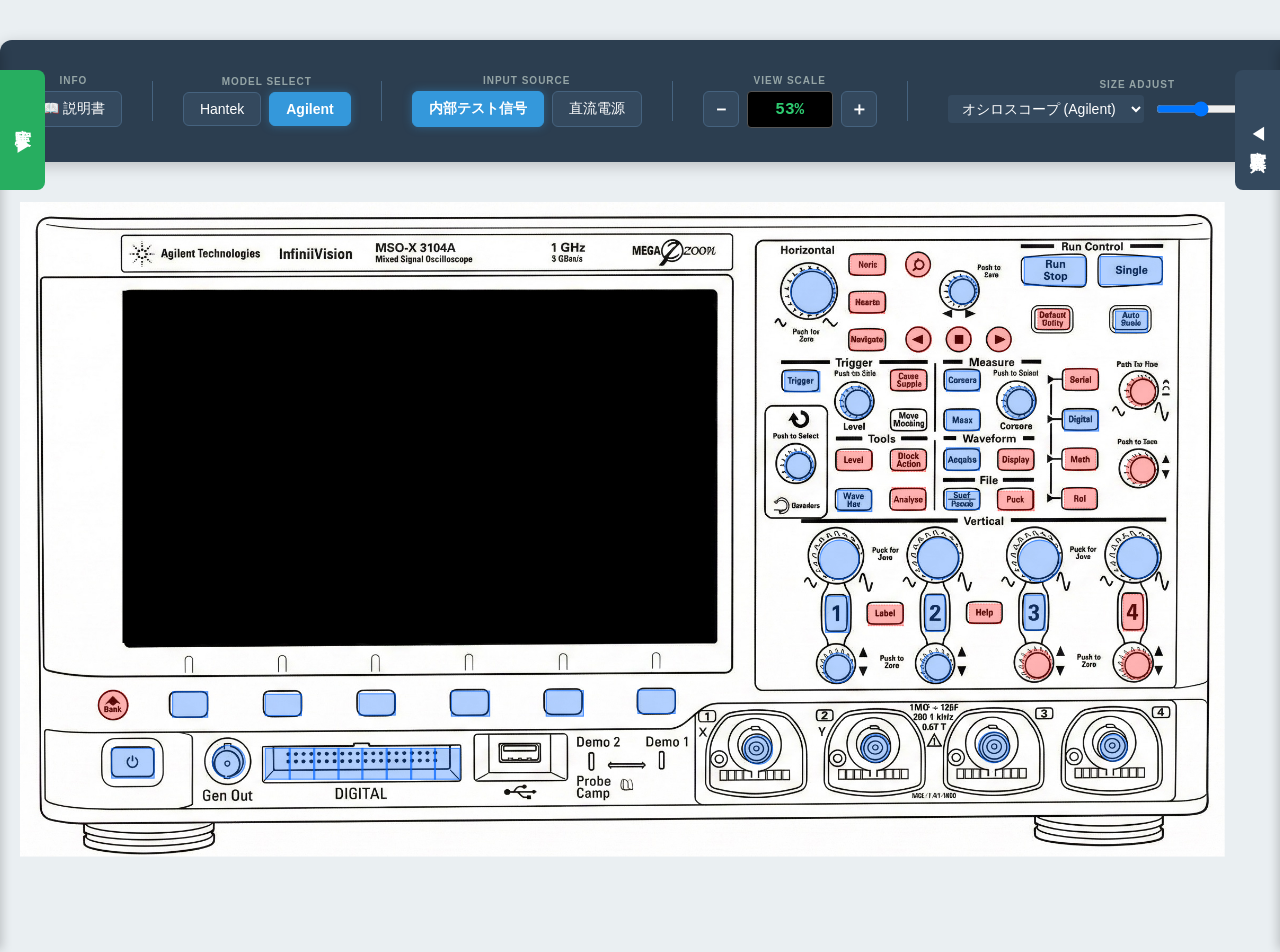
<file: index.html>
<!DOCTYPE html>
<html lang="ja">
<head>
    <meta charset="UTF-8">
    <title>実験器具学習サイト</title>
    <link rel="stylesheet" href="style.css">
</head>
<body>

<!-- ========================================== -->
<!-- コントロールパネル -->
<!-- ========================================== -->
<div class="control-panel">

    <!-- 説明書 -->
    <div class="control-group">
        <span class="panel-label">INFO</span>
        <div class="button-group">
            <button id="btn-manual" class="panel-btn" onclick="showManual()">📖 説明書</button>
        </div>
    </div>

    <div class="panel-divider"></div>

    <!-- オシロスコープの機種切替 -->
    <div class="control-group">
        <span class="panel-label">MODEL SELECT</span>
        <div class="button-group">
            <button id="btn-model-hantek" class="panel-btn" onclick="switchModelUI('hantek')">Hantek</button>
            <button id="btn-model-agilent" class="panel-btn active" onclick="switchModelUI('agilent')">Agilent</button>
        </div>
    </div>

    <div class="panel-divider"></div>

    <!-- オシロスコープの入力の種類 -->
    <div class="control-group">
        <span class="panel-label">INPUT SOURCE</span>
        <div class="button-group">
            <button id="btn-src-internal" class="panel-btn active" onclick="switchInputSource('internal')">内部テスト信号</button>
            <button id="btn-src-ps" class="panel-btn" onclick="switchInputSource('power_supply')">直流電源</button>
        </div>
    </div>

    <div class="panel-divider"></div>

    <!-- 全体の表示倍率 -->
    <div class="control-group">
        <span class="panel-label">VIEW SCALE</span>
        <div class="zoom-controls">
            <button class="panel-btn icon-btn" onclick="changeZoom(-10)">－</button>
            <div class="zoom-display-screen">
                <span id="zoom-display">100%</span>
            </div>
            <button class="panel-btn icon-btn" onclick="changeZoom(10)">＋</button>
        </div>
    </div>

    <div class="panel-divider"></div>

    <!-- 機器ごとの大きさ調整 -->
    <div class="control-group">
        <span class="panel-label">SIZE ADJUST</span>
        <div style="display: flex; align-items: center; gap: 10px; margin-left: 10px;">

            <select id="size-target-select" class="panel-btn"
                    style="padding: 5px 10px; background: #34495e; color: white; border: none; border-radius: 4px; cursor: pointer;"
                    onchange="updateSizeSliderDisplay()">
                <option value="model-agilent">オシロスコープ (Agilent)</option>
                <option value="model-hantek">オシロスコープ (Hantek)</option>
                <option value="model-adda">AD/DA 変換基板</option>
                <option value="model-fg">信号発生器</option>
                <option value="model-ps">直流電源</option>
                <option value="model-bb">ブレッドボード</option>
            </select>

            <input type="range" id="size-slider" min="0.5" max="2.0" step="0.1" value="1.0"
                   oninput="applySizeChange()">
            <span id="val-size-display" style="color: #333; font-size: 14px; min-width: 40px; text-align: right;">1.0x</span>

        </div>
    </div>

    <div class="panel-divider"></div>

    <!-- 結線 -->
    <div class="control-group">
        <span class="panel-label">WIRING</span>
        <div class="button-group">
            <button class="panel-btn" onclick="clearAllWires()" title="すべての接続を切断します">🔌 結線クリア</button>
        </div>
        <span style="font-size:9px;color:#7fb3d3;text-align:center;max-width:120px;line-height:1.3;">
            発振器/PS端子→<br>オシロ端子の順でクリック<br>右クリックで切断
        </span>
    </div>

    <!-- 実技テスト -->
    <div style="text-align:center; margin-bottom:10px;">
        <button class="panel-btn active" style="background:#e74c3c; border-color:#c0392b;" onclick="startTestMode()">★ 実技テストを開始する</button>
    </div>

</div>

<!-- ========================================== -->
<!-- 実技テストパネル（「実技テストを開始する」で表示） -->
<!-- ========================================== -->
<div id="test-panel" class="test-panel" style="display:none;">
    <div class="test-header">
        <h3>実技試験モード</h3>
        <span id="question-counter">Q 1 / 5</span>
    </div>
    <div class="test-body">
        <p id="question-text">ここに問題が表示されます。</p>
        <div id="test-feedback"></div>
    </div>
    <div class="test-footer">
        <button id="btn-check-answer" class="panel-btn" onclick="checkTestAnswer()">解答する</button>
        <button id="btn-next-question" class="panel-btn" style="display:none;" onclick="nextQuestion()">次の問題へ</button>

        <button id="btn-quit-test" class="panel-btn" onclick="quitTestMode()"
                style="background-color: #95a5a6; border-color: #7f8c8d; margin-left: 10px;">
            中断して閉じる
        </button>
    </div>
</div>


<!-- ========================================== -->
<!-- メインステージ（機器を並べる作業スペース） -->
<!--
    機器1台 = <div class="draggable-equipment">（ドラッグで動かす外枠）
                └ <div class="instrument-container">（本体。画像とボタン類）
                     ├ <img>  機器の写真
                     └ <map>  ボタン・端子の位置の定義。JSがこの <area> の座標を読み、
                              同じ位置に <div class="hotspot" title="..."> を生成する。
                              ボタン名は title（無ければ alt）で、script.js はこの名前で処理を振り分ける。
-->
<!-- ========================================== -->
<div class="main-stage">

    <!-- ====================================== -->
    <!-- オシロスコープ（機種は MODEL SELECT で切替） -->
    <!-- ====================================== -->
    <div id="osc-container" class="draggable-equipment" style="top: 20px; left: 20px;">

        <!-- 機種A: Hantek -->
        <div id="model-hantek" class="instrument-container" style="display: none;">
            <img src="oscilloscope-body.png" alt="Hantekオシロスコープ">

            <div id="screen-hantek" class="screen-area">
                <canvas id="canvas-hantek" width="610" height="360"></canvas>
            </div>

            <map name="map-hantek">
                <area alt="電源ボタン" title="電源ボタン" coords="134,703,18" shape="circle">
                <area alt="CH1_MENU" title="CH1_MENU" coords="880,516,835,488" shape="rect">
                <area alt="CH2_MENU" title="CH2_MENU" coords="968,487,1013,517" shape="rect">
                <area alt="RunStop" title="RunStop" coords="1202,269,1246,298" shape="rect">
                <area alt="AutoSet" title="AutoSet" coords="1131,241,1177,270" shape="rect">
                <area alt="Single" title="Single" coords="1131,292,1177,322" shape="rect">
                <area alt="Acquire" title="Acquire" coords="1061,238,1106,270" shape="rect">
                <area alt="Measure" title="Measure" coords="994,241,1039,268" shape="rect">
                <area alt="SaveRecall" title="SaveRecall" coords="927,240,972,269" shape="rect">
                <area alt="Display" title="Display" coords="1061,292,1106,322" shape="rect">
                <area alt="Cursor" title="Cursor" coords="994,292,1038,321" shape="rect">
                <area alt="Utility" title="Utility" coords="927,293,971,320" shape="rect">
                <area alt="F1" title="F1" coords="733,337,770,363" shape="rect">
                <area alt="F2" title="F2" coords="733,398,770,419" shape="rect">
                <area alt="F3" title="F3" coords="733,456,771,479" shape="rect">
                <area alt="F4" title="F4" coords="733,515,771,539" shape="rect">
                <area alt="F5" title="F5" coords="733,573,771,596" shape="rect">
                <area alt="Ch1" title="Ch1" coords="861,683,18" shape="circle">
                <area alt="Ch2" title="Ch2" coords="992,684,18" shape="circle">
                <area alt="電圧調整" title="KNOB_VOLT" coords="861,583,30" shape="circle">
                <area alt="時間調整" title="KNOB_TIME" coords="991,582,31" shape="circle">
            </map>
        </div>

        <!-- 機種B: Agilent -->
        <div id="model-agilent" class="instrument-container">
            <img src="agilent-body.png" alt="Agilentオシロスコープ">

            <div id="screen-agilent" class="screen-area">
                <canvas id="canvas-agilent" width="1110" height="665"></canvas>
            </div>

            <map name="map-agilent">
                <area alt="電源ボタン" title="電源ボタン" coords="172,1030,250,1084" shape="rect">
                <area alt="CH1_MENU" title="CH1_MENU" coords="1519,743,1561,809" shape="rect">
                <area alt="CH2_MENU" title="CH2_MENU" coords="1708,741,1742,807" shape="rect">
                <area alt="CH3_MENU" title="CH3_MENU" coords="1895,741,1931,805" shape="rect">
                <area alt="CH4_MENU" title="CH4_MENU" coords="2081,740,2119,808" shape="rect">
                <area alt="RunStop" title="RunStop" coords="1894,103,2007,154" shape="rect">
                <area alt="Single" title="Single" coords="2037,102,2152,153" shape="rect">
                <area alt="時間ツマミ" title="KNOB_TIME" coords="1494,167,41" shape="circle">
                <area alt="AutoSet" title="AutoSet" coords="2066,205,2124,243" shape="rect">
                <area alt="Default" title="Default" coords="1920,202,1978,238" shape="rect">
                <area alt="Horiz" title="Horiz" coords="1567,100,1630,136" shape="rect">
                <area alt="Search" title="Search" coords="1566,171,1630,209" shape="rect">
                <area alt="Navigate" title="Navigate" coords="1566,240,1628,278" shape="rect">
                <area alt="Volt1" title="Volt1" coords="1544,673,36" shape="circle">
                <area alt="Volt2" title="Volt2" coords="1731,671,38" shape="circle">
                <area alt="Volt3" title="Volt3" coords="1922,675,38" shape="circle">
                <area alt="Volt4" title="Volt4" coords="2108,669,38" shape="circle">
                <area alt="Pos1" title="Pos1" coords="1542,877,27" shape="circle">
                <area alt="Pos2" title="Pos2" coords="1727,876,27" shape="circle">
                <area alt="Pos3" title="Pos3" coords="1918,871,28" shape="circle">
                <area alt="Pos4" title="Pos4" coords="2106,872,28" shape="circle">
                <area alt="Trigger" title="Trigger" coords="1442,319,1506,355" shape="rect">
                <area alt="Level" title="Level" coords="1576,376,29" shape="circle">
                <area alt="Cursr" title="Cursr" coords="1747,318,1807,354" shape="rect">
                <area alt="Meas" title="Meas" coords="1747,392,1807,428" shape="rect">
                <area alt="Cursrツマミ" title="Cursrツマミ" coords="1883,376,29" shape="circle">
                <area alt="Math" title="Math" coords="1972,465,2028,505" shape="rect">
                <area alt="Serial" title="Serial" coords="1972,314,2032,352" shape="rect">
                <area alt="Ref" title="Ref" coords="1970,540,2028,576" shape="rect">
                <area alt="Display" title="Display" coords="1847,467,1910,503" shape="rect">
                <area alt="Acquire" title="Acquire" coords="1747,463,1807,503" shape="rect">
                <area alt="SavaRecall" title="SavaRecall" coords="1747,545,1807,577" shape="rect">
                <area alt="Print" title="Print" coords="1845,545,1912,581" shape="rect">
                <area alt="Help" title="Help" coords="1791,758,1849,794" shape="rect">
                <area alt="Soft1" title="Soft1" coords="287,923,351,969" shape="rect">
                <area alt="Soft2" title="Soft2" coords="462,928,528,966" shape="rect">
                <area alt="Soft3" title="Soft3" coords="639,927,705,965" shape="rect">
                <area alt="Soft4" title="Soft4" coords="813,922,883,967" shape="rect">
                <area alt="Soft5" title="Soft5" coords="992,921,1060,967" shape="rect">
                <area alt="Soft6" title="Soft6" coords="1165,920,1233,962" shape="rect">
                <area alt="Back" title="Back" coords="175,948,28" shape="circle">
                <area alt="Entry" title="Entry" coords="1468,496,26" shape="circle">
                <area alt="Ch1" title="Ch1" coords="1391,1032,26" shape="circle">
                <area alt="Ch2" title="Ch2" coords="1612,1029,25" shape="circle">
                <area alt="Ch3" title="Ch3" coords="1835,1027,28" shape="circle">
                <area alt="Ch4" title="Ch4" coords="2062,1028,24" shape="circle">
                <area alt="Zoom" title="Zoom" coords="1693,119,23" shape="circle">
                <area alt="Navi_L" title="Navi_L" coords="1695,258,24" shape="circle">
                <area alt="NaviStop" title="NaviStop" coords="1771,257,23" shape="circle">
                <area alt="Navi_R" title="Navi_R" coords="1847,259,22" shape="circle">
                <area alt="ForceTrigger" title="ForceTrigger" coords="1707,353,1643,317" shape="rect">
                <area alt="QuickAction" title="QuickAction" coords="1645,469,1707,507" shape="rect">
                <area alt="Utility" title="Utility" coords="1542,470,1606,504" shape="rect">
                <area alt="WavaGen" title="WavaGen" coords="1542,543,1604,581" shape="rect">
                <area alt="Analyza" title="Analyza" coords="1645,538,1707,580" shape="rect">
                <area alt="Digital" title="Digital" coords="1970,393,2032,429" shape="rect">
                <area alt="Label" title="Label" coords="1600,760,1665,798" shape="rect">
                <area alt="Posツマミ" title="Posツマミ" coords="1777,164,26" shape="circle">
                <area alt="CursorA" title="CursorA" coords="2114,357,27" shape="circle">
                <area alt="CursorB" title="CursorB" coords="2114,504,27" shape="circle">

                <!-- 前面パネル下の端子（ブレッドボードの穴へ結線する）: class="terminal-spot" -->
                <!--   Gen Out … 内蔵の発振器（WaveGen）の出力 -->
                <!--   DIGITAL … ロジックアナライザのプローブ。コネクタを8つに分けて D0〜D7 の線にしている -->
                <area class="terminal-spot" alt="Gen Out" title="GenOut" coords="392,1054,30" shape="circle">
                <area class="terminal-spot" alt="D0" title="D0" coords="462,1030,507,1086" shape="rect">
                <area class="terminal-spot" alt="D1" title="D1" coords="507,1030,553,1086" shape="rect">
                <area class="terminal-spot" alt="D2" title="D2" coords="553,1030,599,1086" shape="rect">
                <area class="terminal-spot" alt="D3" title="D3" coords="599,1030,644,1086" shape="rect">
                <area class="terminal-spot" alt="D4" title="D4" coords="644,1030,690,1086" shape="rect">
                <area class="terminal-spot" alt="D5" title="D5" coords="690,1030,736,1086" shape="rect">
                <area class="terminal-spot" alt="D6" title="D6" coords="736,1030,781,1086" shape="rect">
                <area class="terminal-spot" alt="D7" title="D7" coords="781,1030,827,1086" shape="rect">
            </map>
        </div>
    </div>

    <!-- ====================================== -->
    <!-- 直流電源 -->
    <!-- ====================================== -->
    <div id="ps-container" class="draggable-equipment" style="top: 20px; left: 600px; display: none;">
        <div id="model-ps" class="instrument-container">
            <img src="power-supply.png" alt="直流電源">

            <!-- 電圧・電流のLED表示 -->
            <div id="disp-ch1-v" class="ps-led-display"></div>
            <div id="disp-ch1-a" class="ps-led-display"></div>
            <div id="disp-ch2-v" class="ps-led-display"></div>
            <div id="disp-ch2-a" class="ps-led-display"></div>

            <!-- 状態表示バー（本体の下に付く。JSが現在の状態を書き込む） -->
            <div class="status-strip">
                <div class="status-item"><span class="status-label">POWER</span><span id="ps-st-power" class="status-value"></span></div>
                <div class="status-item"><span class="status-label">OUTPUT</span><span id="ps-st-output" class="status-value"></span></div>
                <div class="status-item"><span class="status-label">操作対象</span><span id="ps-st-channel" class="status-value"></span></div>
                <div class="status-item"><span class="status-label">VOLTAGE ツマミ</span><span id="ps-st-fine" class="status-value"></span></div>
            </div>

            <map name="map-ps">
                <area shape="circle" coords="107,582,32" alt="ps_power">
                <area shape="circle" coords="297,585,31" alt="ch2mai">
                <area shape="circle" coords="392,583,29" alt="ch2pura">
                <area shape="circle" coords="482,586,32" alt="grd">
                <area shape="circle" coords="577,583,30" alt="ch1mai">
                <area shape="circle" coords="669,585,29" alt="ch1pura">
                <area shape="circle" coords="839,586,25" alt="ch3mai">
                <area shape="circle" coords="930,586,28" alt="ch3pura">
                <area shape="circle" coords="931,152,37" alt="volt">
                <area shape="circle" coords="933,334,39" alt="curr">
                <area shape="rect" coords="689,114,743,144" alt="menu1">
                <area shape="rect" coords="693,172,743,200" alt="menu2">
                <area shape="rect" coords="694,228,739,259" alt="menu3">
                <area shape="rect" coords="694,284,743,314" alt="menu4">
                <area shape="rect" coords="779,115,825,142" alt="ch1btn">
                <area shape="rect" coords="778,173,823,199" alt="ch2btn">
                <area shape="rect" coords="776,339,827,372" alt="output">
            </map>
        </div>
    </div>

    <!-- ====================================== -->
    <!-- 発振器 -->
    <!-- ====================================== -->
    <div id="fg-container" class="draggable-equipment" style="top: 20px; left: 1200px; display: none;">
        <div id="model-fg" class="instrument-container">
            <img src="Generator.jpeg" alt="発振器">

            <div id="fg-display">
                <div id="fg-disp-wave">WAVE: SINE</div>
                <div id="fg-disp-freq">FREQ: 1000 Hz</div>
                <div id="fg-disp-amptd">AMP: 1.0 Vpp</div>
                <div id="fg-disp-offset">OFS: 0.0 V</div>
                <div id="fg-disp-input" style="color: red; margin-top: 5px;"></div>
                <div id="fg-disp-out" style="margin-top: 5px; font-weight: bold;">OUTPUT: OFF</div>
            </div>

            <!-- ボタン（テンキー・設定・出力）と出力端子（fctnout / subout） -->
        <map name="fg-map">
                <area alt="seven" title="seven" coords="562,140,594,164" shape="rect">
                <area alt="fore" title="fore" coords="561,189,594,209" shape="rect">
                <area alt="one" title="one" coords="560,233,595,256" shape="rect">
                <area alt="zero" title="zero" coords="561,279,594,302" shape="rect">
                <area alt="eight" title="eight" coords="612,142,646,163" shape="rect">
                <area alt="five" title="five" coords="613,188,645,210" shape="rect">
                <area alt="two" title="two" coords="612,234,646,256" shape="rect">
                <area alt="dot" title="dot" coords="614,281,644,303" shape="rect">
                <area alt="nine" title="nine" coords="666,141,696,163" shape="rect">
                <area alt="six" title="six" coords="665,189,696,209" shape="rect">
                <area alt="three" title="three" coords="664,234,697,256" shape="rect">
                <area alt="puramai" title="puramai" coords="665,280,696,304" shape="rect">

                <area alt="fctn" title="fctn" coords="474,139,527,165" shape="rect">
                <area alt="freq" title="freq" coords="480,187,527,212" shape="rect">
                <area alt="amptd" title="amptd" coords="482,232,530,259" shape="rect">
                <area alt="offset" title="offset" coords="479,279,530,305" shape="rect">
                <area alt="latorpowar" title="latorpowar" coords="52,433,85,457" shape="rect">
                <area alt="enter" title="enter" coords="786,143,852,189" shape="rect">
                <area alt="cansel" title="cansel" coords="722,143,767,189" shape="rect">
                <area alt="out" title="out" coords="651,344,686,370" shape="rect">
                <area alt="undo" title="undo" coords="716,308,752,325" shape="rect">

                <area alt="fctnout" title="fctnout" coords="616,433,21" shape="circle">
                <area alt="subout" title="subout" coords="720,433,23" shape="circle">
            </map>
        </div>
    </div>

    <!-- ====================================== -->
    <!-- AD/DA変換機 (ITF-203B) -->
    <!-- ====================================== -->
    <div id="adda-container" class="draggable-equipment" style="top: 20px; left: 1800px; display: none;">
        <div id="model-adda" class="instrument-container">
            <img src="ADDAConverter.png" alt="AD/DA変換機">

            <!-- サンプリング周期切換（見えないクリック領域。クリック / ホイールで切替） -->
            <div id="adda-sampling-hotspot" title="サンプリング周期切換"></div>

            <!-- 状態表示バー（基板の下に付く。JSが現在の状態を書き込む） -->
            <div class="status-strip">
                <!-- AD変換結果のデジタルコード。左が最上位ビット(D7)。点灯 = 1 -->
                <div class="status-item">
                    <span class="status-label">デジタルコード（LED）</span>
                    <div id="adda-leds" class="led-row">
                        <span class="led">D7</span>
                        <span class="led">D6</span>
                        <span class="led">D5</span>
                        <span class="led">D4</span>
                        <span class="led">D3</span>
                        <span class="led">D2</span>
                        <span class="led">D1</span>
                        <span class="led">D0</span>
                    </div>
                </div>
                <div class="status-item"><span class="status-label">コード</span><span id="adda-st-code" class="status-value"></span></div>
                <div class="status-item"><span class="status-label">入力 (TB1)</span><span id="adda-st-input" class="status-value"></span></div>
                <div class="status-item"><span class="status-label">SW4 ビット数</span><span id="adda-st-bits" class="status-value"></span></div>
                <div class="status-item"><span class="status-label">SW5・SW7</span><span id="adda-st-mode" class="status-value"></span></div>
                <div class="status-item"><span class="status-label">サンプリング周期</span><span id="adda-st-sampling" class="status-value"></span></div>
                <div class="status-item"><span class="status-label">SW6・SW8</span><span class="status-value">OFF</span></div>
            </div>

            <map name="adda-map">
                <!-- 端子（配線接続用）: class="terminal-spot" -->
                <area class="terminal-spot" alt="TB1" title="TB1" coords="102,403,18" shape="circle">
                <area class="terminal-spot" alt="TB2" title="TB2" coords="102,462,18" shape="circle">
                <area class="terminal-spot" alt="TP1" title="TP1" coords="105,367,11" shape="circle">
                <area class="terminal-spot" alt="TP2" title="TP2" coords="105,498,12" shape="circle">
                <area class="terminal-spot" alt="TP3" title="TP3" coords="254,500,14" shape="circle">
                <area class="terminal-spot" alt="TP5" title="TP5" coords="442,194,16" shape="circle">
                <area class="terminal-spot" alt="TP6" title="TP6" coords="463,286,13" shape="circle">
                <area class="terminal-spot" alt="TP8" title="TP8" coords="552,380,12" shape="circle">
                <area class="terminal-spot" alt="TP7" title="TP7" coords="494,439,14" shape="circle">
                <area class="terminal-spot" alt="TP9" title="TP9" coords="603,438,15" shape="circle">
                <area class="terminal-spot" alt="TP10" title="TP10" coords="679,439,11" shape="circle">
                <area class="terminal-spot" alt="TP11" title="TP11" coords="759,477,13" shape="circle">
                <area class="terminal-spot" alt="TP12" title="TP12" coords="884,503,13" shape="circle">
                <area class="terminal-spot" alt="TB5" title="TB5" coords="1310,282,20" shape="circle">
                <area class="terminal-spot" alt="TB6" title="TB6" coords="1310,343,19" shape="circle">
                <area class="terminal-spot" alt="TB3" title="TB3" coords="478,680,17" shape="circle">
                <area class="terminal-spot" alt="TB4" title="TB4" coords="555,678,20" shape="circle">

                <!-- スイッチ（ON/OFF切り替え用）: class="switch-spot" -->
                <area class="switch-spot" alt="SW1" title="SW1" coords="194,419,225,487" shape="rect">
                <area class="switch-spot" alt="SW4" title="SW4" coords="517,256,542,314" shape="rect">
                <area class="switch-spot" alt="SW5" title="SW5" coords="785,84,863,109" shape="rect">
                <area class="switch-spot" alt="SW6" title="SW6" coords="1310,120,1336,173" shape="rect">
                <area class="switch-spot" alt="SW7" title="SW7" coords="1308,419,1340,488" shape="rect">
                <area class="switch-spot" alt="SW8" title="SW8" coords="948,670,1024,690" shape="rect">
            </map>
        </div>
    </div>

    <!-- ====================================== -->
    <!-- ブレッドボード (SRX-32PS)                   -->
    <!--   写真ではなく breadboard.js が SVG で描く。     -->
    <!--   ボード上の操作（IC・配線）と重ならないよう、    -->
    <!--   移動は上の帯をドラッグして行う                 -->
    <!-- ====================================== -->
    <div id="bb-container" class="draggable-equipment" style="top: 20px; left: 20px; display: none;">
        <div id="model-bb" class="instrument-container">
            <div class="bb-handle">
                <span>ブレッドボード SRX-32PS　<small>（この帯をドラッグで移動）</small></span>
                <span class="bb-handle-buttons">
                    <button type="button" onclick="buildCounterCircuitFromButton()" title="教科書 2-I-7 の図6（4ビットカウンタ）と、オシロとの線（Gen Out・D0〜D4）を組みます">🔧 カウンタ回路を組む</button>
                    <button type="button" onclick="saveBreadboardCircuit()" title="IC・ジャンパ線・機器の線をこのブラウザに保存します">💾 回路を保存</button>
                    <button type="button" onclick="loadBreadboardCircuit()" title="保存した回路を組み直します">📂 保存した回路を読み込む</button>
                    <button type="button" onclick="clearBreadboardCircuit()" title="IC・ジャンパ線・機器の線をすべて外します">🗑 全部外す</button>
                </span>
            </div>
            <div id="bb-root"></div>
        </div>
    </div>

    <!-- ====================================== -->
    <!-- 説明書（INFO の「説明書」で表示） -->
    <!-- ====================================== -->
    <div id="manual-screen" class="manual-container">
        <div class="manual-paper">
            <h2>§2-II-7 AD変換 / DA変換 シミュレータ 操作説明書</h2>

            <div class="manual-section">
                <h3>1. 実験機材の表示・非表示</h3>
                <p>画面右端の <span class="highlight">◀ 実験器具</span> タブをクリックするとサイドバーが開き、各器具のON/OFFを切り替えられます。</p>
                <ul>
                    <li><strong>📺 オシロスコープ</strong>：波形を観察します（Agilent MSOX2004A）</li>
                    <li><strong>🔋 直流電源</strong>：AD/DA変換機のアナログ入力にDC電圧を供給します（手順1・2で使用）。電圧ツマミはホイールで回し、クリックすると 粗調整（0.1V刻み）⇔ FINE（0.01V刻み）が切り替わります。現在の状態は本体の下に表示されます</li>
                    <li><strong>🔊 発振器</strong>：AD/DA変換機にサイン波などを入力します（手順3・4で使用）</li>
                    <li><strong>AD/DA変換機</strong>：器具リストをクリックまたは最初から表示されています（ITF-203B）</li>
                </ul>
                <p>各器具はドラッグ（タイトルバーをつかむ）で画面内を自由に移動できます。SIZE ADJUSTスライダーで個別に拡大縮小も可能です。</p>
            </div>

            <div class="manual-section">
                <h3>2. 結線の方法</h3>
                <p>実機と同様に、端子同士をクリックして接続します。</p>
                <ul>
                    <li><strong>接続：</strong>片方の端子をクリック（選択状態になる）→ もう片方の端子をクリック → 結線完了</li>
                    <li><strong>切断：</strong>端子を右クリック、または上部パネルの <span class="highlight">🔌 結線クリア</span> で全切断</li>
                    <li>端子の当たり判定は <span style="color:rgba(0,0,255,0.9); font-weight:bold;">青色</span>（AD/DA）または <span style="color:rgba(255,0,0,0.9); font-weight:bold;">赤色</span>（その他）の半透明ボックスで示されます</li>
                </ul>
                <p><strong>主な接続パターン：</strong></p>
                <ul>
                    <li>直流電源 CH1(+) → AD/DA <strong>TB1</strong>、CH1(−) → <strong>TB2</strong></li>
                    <li>発振器 OUTPUT → AD/DA <strong>TB1</strong></li>
                    <li>AD/DA <strong>TB5</strong>（DA出力）→ オシロ Ch1</li>
                    <li>AD/DA <strong>TP1</strong>（原波形）→ オシロ Ch2</li>
                    <li>AD/DA <strong>TP3</strong>（S/H信号）→ オシロ Ch1、<strong>TP8</strong>（比較器出力）→ Ch2、<strong>TP5</strong>（逐次比較のDA出力）→ Ch3</li>
                </ul>
            </div>

            <div class="manual-section">
                <h3>3. オシロスコープの操作</h3>
                <ul>
                    <li><strong>時間軸（KNOB_TIME）：</strong>ツマミの上でマウスホイールを回すと Time/Div が変わります</li>
                    <li><strong>電圧軸（Volt1〜Volt4）：</strong>各チャンネルのツマミの上でホイールを回すと Volt/Div が変わります</li>
                    <li><strong>RunStop：</strong>波形の更新を停止（STOP）／再開（RUN）します</li>
                    <li><strong>AutoSet：</strong>現在の信号に合わせて時間軸・電圧軸を自動調整します</li>
                    <li><strong>カーソル（Cursr）：</strong>クリックするたびに、操作するカーソルが A → B（時間・縦線）→ Y1 → Y2（電圧・横線）→ OFF と切り替わります。Cursrツマミのホイール操作、または画面を直接クリックして位置を動かせます。画面左上に、時間差 Δt と 1/Δt、Y1・Y2 の電圧とその差 ΔY が表示されます。電圧は選択中のチャンネル（CH1〜CH3 のボタンで選択）の目盛りで読みます</li>
                    <li><strong>トリガーレベル（Level）：</strong>ツマミの上でホイールを回すとトリガーレベルが変わります（画面右上 T: xx.xxV）。CH1 の波形がこのレベルを下から上へ横切ると波形が静止します（TP3 などのパルス波形にもかかります）</li>
                </ul>
            </div>

            <div class="manual-section">
                <h3>4. AD/DA変換機（ITF-203B）の操作</h3>
                <ul>
                    <li><strong>SW1（入力切換）：</strong>クリックで A-D入力（外部）/ マイク入力を切替。TB1に結線がある場合は自動で外部信号モードになります</li>
                    <li><strong>SW4（ビット数 / サンプリング周期）：</strong>クリックで量子化ビット数（4bit / 8bit）を切替</li>
                    <li><strong>SW5 / SW7（バイポーラ / ユニポーラ）：</strong>クリックで動作モードを切替（手順1はユニポーラ、手順3・4はバイポーラ）</li>
                    <li><strong>SW6 / SW8：</strong>OFFのまま使用します</li>
                    <li><strong>サンプリング周期切換（SAMPLING BS/00 横）：</strong>クリックで 5µs → 10µs → 50µs → 100µs → 200µs → 500µs → 5µs … と順に切替</li>
                </ul>
                <p>基板の下の状態表示バーに、AD変換結果のデジタルコード（LED 8個。左が最上位ビット、点灯が1）と、現在の設定（入力・量子化ビット数・動作モード・サンプリング周期）が常に表示されます。4bit のときは左側の4個だけを使います。</p>
                <p>直流電源を入力したときに観測できる信号：<strong>TP3</strong> サンプル/ホールド制御信号、<strong>TP8</strong> 比較器出力（変換結果のビット列）、<strong>TP5</strong> 逐次比較のDA出力（入力と比べる電圧が1ビットごとに変わる階段波）。</p>
            </div>

            <div class="manual-section">
                <h3>5. 実験手順タブ（左サイドバー）</h3>
                <p>画面左端の <span class="highlight">実験 ▶</span> タブをクリックするとサイドバーが開き、手順1〜4の配線・設定内容を確認できます。各手順をクリックすると詳細がポップアップ表示されます。</p>
            </div>

            <div class="manual-section">
                <h3>6. 実装済み機能一覧</h3>
                <ul>
                    <li>✅ オシロスコープ波形表示（CH1 / CH2 / CH3）</li>
                    <li>✅ 時間軸・電圧軸ツマミ（ホイール操作）</li>
                    <li>✅ RunStop / AutoSet / カーソル（時間 A・B と電圧 Y1・Y2、Δt・ΔY 表示）</li>
                    <li>✅ 発振器（周波数・振幅・波形種類・オフセット設定）</li>
                    <li>✅ 直流電源（電圧設定・FINE モード・OUTPUT ON/OFF）</li>
                    <li>✅ AD/DA変換機との結線（TB1/TB2/TB5/TP1/TP3/TP5/TP8）</li>
                    <li>✅ 量子化ビット数切替（4bit / 8bit）</li>
                    <li>✅ サンプリング周期切替（5µs〜500µs）</li>
                    <li>✅ DA出力波形の階段状再現・エイリアス警告表示</li>
                    <li>✅ 逐次比較型AD変換器の内部波形（TP3: S/H信号、TP8: 比較器出力、TP5: DA出力の階段波）</li>
                    <li>✅ デジタルコードのLED表示とスイッチ設定の表示（AD/DA変換機の下）</li>
                    <li>✅ 実技テスト（実験手順1〜4に沿って機器を操作・配線する5問。数値は出題のたびにランダム）</li>
                </ul>
            </div>

            <div style="text-align:center; margin-top:30px;">
                <button class="panel-btn active" onclick="closeManual()">閉じてシミュレータに戻る</button>
            </div>
        </div>
    </div>

</div> <!-- /.main-stage -->


<!-- ========================================== -->
<!-- 画面全体に重ねる部品 -->
<!-- ========================================== -->

<!-- ボタンの説明（マウスを乗せると表示） -->
<div id="tooltip" class="tooltip"></div>

<!-- 結線のワイヤーを描くSVGと、操作メッセージの表示欄 -->
<svg id="wire-overlay"></svg>
<div id="wire-status-bar"></div>

<!-- ========================================== -->
<!-- サイドバー -->
<!-- ========================================== -->

<!-- 右: 実験器具の表示 / 非表示 -->
<div id="equipment-sidebar" class="equipment-sidebar">
    <div class="sidebar-tab" onclick="toggleSidebar()">
        ◀ 実験器具
    </div>

    <div class="sidebar-content">
        <h3 style="margin-top: 0; padding-bottom: 10px; border-bottom: 1px solid #ccc;">器具リスト</h3>
        <ul class="equipment-list">
            <li onclick="toggleEquipment('osc')">📺 オシロスコープ</li>
            <li onclick="toggleEquipment('ps')">🔋 直流電源</li>
            <li onclick="toggleEquipment('fg')">🔊 発振器</li>
            <li onclick="toggleEquipment('adda')">AD/DA変換機</li>
            <li onclick="toggleEquipment('bb')">🧩 ブレッドボード</li>
        </ul>
    </div>
</div>

<!-- 左: 実験手順 -->
<div id="experiment-sidebar" class="experiment-sidebar">
    <div class="sidebar-tab experiment-tab" onclick="toggleExperimentSidebar()">
        実験 ▶
    </div>
    <div class="sidebar-content">
        <h3 style="margin-top: 0; padding-bottom: 10px; border-bottom: 1px solid #ccc;">実験番号</h3>
        <ul class="equipment-list">
            <li onclick="showExperiment('exp1')">
                <span style="font-size:11px;color:#888;">実験1</span><br>
                AD/DA変換（手順1〜4）
            </li>
            <li onclick="showExperiment('exp-interface')">
                <span style="font-size:11px;color:#888;">実験2</span><br>
                インターフェース
            </li>
            <li onclick="showExperiment('exp-sensor')">
                <span style="font-size:11px;color:#888;">実験3</span><br>
                センサ
            </li>
            <li onclick="openIcGuide('2-I-7')">
                <span style="font-size:11px;color:#888;">実験4（2-I-7）</span><br>
                汎用IC I：カウンタ回路
            </li>
            <li onclick="openIcGuide('2-I-8')">
                <span style="font-size:11px;color:#888;">実験4（2-I-8）</span><br>
                汎用IC II：組み合わせ回路
            </li>
        </ul>
    </div>
</div>

<!-- ========================================== -->
<!-- 実験手順モーダル（左サイドバーの項目をクリックで表示） -->
<!-- ========================================== -->
<div id="experiment-modal" style="display:none; position:fixed; inset:0; background:rgba(0,0,0,0.5); z-index:2000; overflow:auto;">
    <div style="background:#fff; max-width:680px; margin:40px auto; border-radius:8px; box-shadow:0 10px 30px rgba(0,0,0,0.4); font-family:'Hiragino Sans',Meiryo,sans-serif;">
        <div style="background:#2c3e50; color:#fff; padding:16px 20px; border-radius:8px 8px 0 0; display:flex; justify-content:space-between; align-items:center;">
            <span id="exp-modal-title" style="font-size:16px; font-weight:bold;"></span>
            <button onclick="closeExperimentModal()" style="background:none; border:none; color:#fff; font-size:22px; cursor:pointer; line-height:1;">✕</button>
        </div>
        <div id="exp-modal-body" style="padding:24px 28px; line-height:1.8; color:#333; font-size:14px;"></div>
    </div>
</div>


<!-- ブレッドボードと論理回路の計算（script.js より先に読み込む） -->
<script src="logic-sim.js"></script>
<script src="breadboard.js"></script>
<script src="script.js"></script>
<!-- オシロの WaveGen・ロジックアナライザと、ブレッドボードの結線（script.js の後に読み込む） -->
<script src="digital-ic.js"></script>
</body>
</html>
</file>
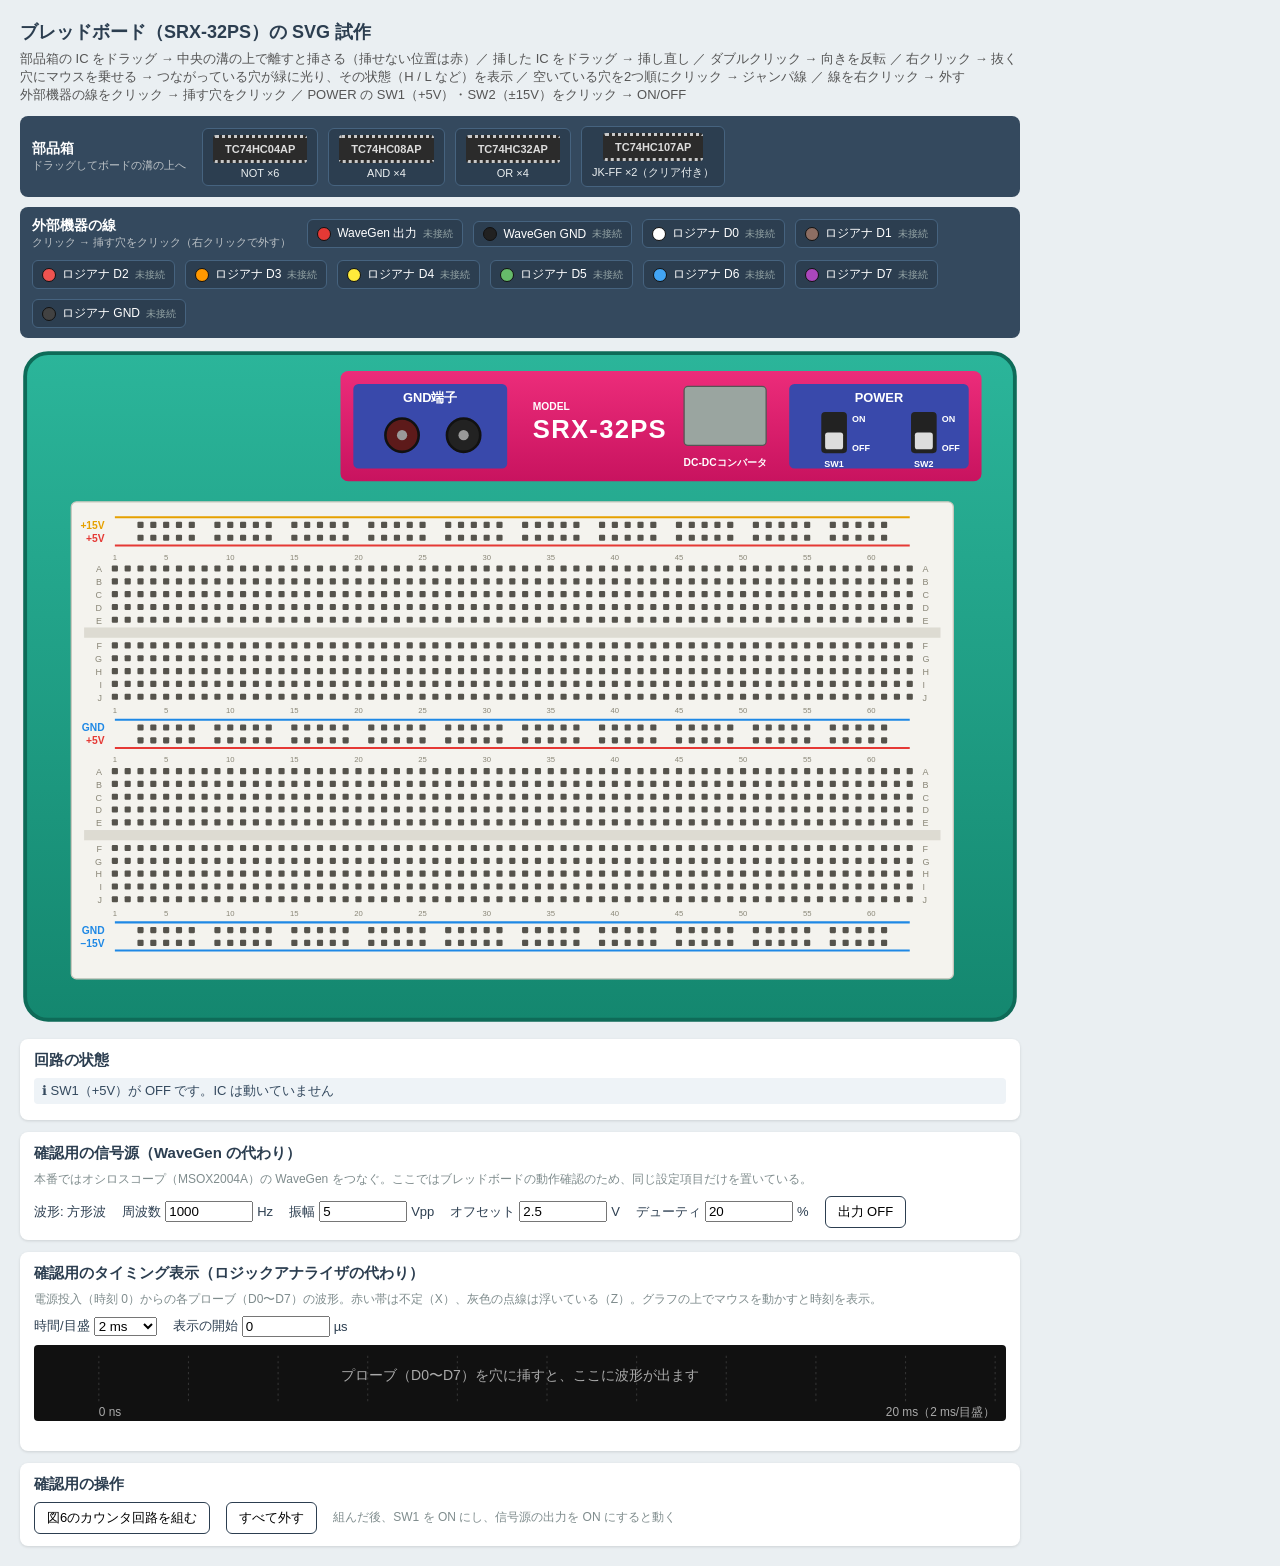
<file: breadboard-demo.html>
<!DOCTYPE html>
<html lang="ja">
<head>
    <meta charset="UTF-8">
    <title>ブレッドボード試作（SRX-32PS）</title>
    <style>
        body {
            margin: 0;
            padding: 20px;
            background: #eaeff2;
            font-family: "Hiragino Sans", Meiryo, sans-serif;
            color: #2c3e50;
        }
        h1 { font-size: 18px; margin: 0 0 6px; }
        h2 { font-size: 15px; margin: 0 0 8px; }
        p  { font-size: 13px; margin: 0 0 12px; color: #555; }
        #board { max-width: 1000px; }

        /* --- ブレッドボード --- */
        .bb-svg { width: 100%; height: auto; display: block; user-select: none; }
        .bb-panel-text  { fill: #fff; font-size: 10px; font-weight: bold; font-family: sans-serif; }
        .bb-panel-small { font-size: 8px; }
        .bb-panel-tiny  { font-size: 7px; }
        .bb-panel-model { font-size: 20px; letter-spacing: 1px; }
        .bb-lcd { font-family: 'Courier New', monospace; font-size: 15px; font-weight: bold; fill: #1b2a1f; }
        .bb-switch { cursor: pointer; }
        .bb-rail-label { font-size: 8px; font-weight: bold; font-family: sans-serif; }
        .bb-row-label  { font-size: 7px; fill: #8a8778; font-family: sans-serif; }
        .bb-col-label  { font-size: 6px; fill: #8a8778; font-family: sans-serif; }

        /* 穴: ふだんは濃い灰色。つながっている穴は緑、ジャンパ線の1本目は橙 */
        .bb-hole { fill: #55534c; cursor: pointer; }
        .bb-hole:hover { fill: #000; }
        .bb-hole-net { fill: #2ecc71; }
        .bb-hole-pending { fill: #ff9800; stroke: #e65100; stroke-width: 1; }

        .bb-ic-label { fill: #ddd; font-size: 7px; font-family: sans-serif; font-weight: bold; }
        .bb-ic-body { cursor: grab; }
        .bb-ic-pin { cursor: pointer; }
        .bb-ic-moving { opacity: 0.3; }                   /* 挿し直し中の元の位置 */
        .bb-ic-ghost { opacity: 0.7; }                    /* ドラッグ中の影（挿せる位置） */
        .bb-ic-ghost-ng { opacity: 0.6; }                 /* 挿せない位置は赤 */
        .bb-ic-ghost-ng rect { fill: #c62828 !important; }

        /* 部品箱 */
        .bb-tray {
            display: flex; flex-wrap: wrap; align-items: center; gap: 10px;
            margin-bottom: 10px; padding: 10px 12px;
            background: #34495e; border-radius: 8px; color: #fff;
        }
        .bb-tray-title { font-weight: bold; font-size: 14px; margin-right: 6px; }
        .bb-tray-title small { display: block; font-weight: normal; font-size: 11px; color: #bdc3c7; }
        .bb-tray-item {
            display: flex; flex-direction: column; align-items: center; gap: 4px;
            padding: 6px 10px; background: #2c3e50; border: 1px solid #46637f; border-radius: 6px;
            cursor: grab; user-select: none; touch-action: none;
        }
        .bb-tray-item:hover { background: #415b76; }
        .bb-tray-chip {
            position: relative; padding: 5px 12px; background: #2b2b2b; border-radius: 3px;
            color: #ddd; font: bold 11px sans-serif;
            border-top: 3px dotted #c9c9c9; border-bottom: 3px dotted #c9c9c9;   /* ピンの並び */
        }
        .bb-tray-desc { font-size: 11px; color: #ecf0f1; }
        .bb-wire { cursor: context-menu; }
        .bb-tip-box  { fill: rgba(0, 0, 0, 0.85); }
        .bb-tip-text { fill: #fff; font-size: 9px; font-family: sans-serif; }

        /* 外部機器の線 */
        .bb-lead { cursor: context-menu; }
        .bb-lead-label { font-size: 7px; font-weight: bold; font-family: sans-serif; pointer-events: none; }
        .bb-lead-item {
            display: flex; align-items: center; gap: 6px;
            padding: 5px 9px; background: #2c3e50; border: 1px solid #46637f; border-radius: 6px;
            color: #fff; font-size: 12px; cursor: pointer;
        }
        .bb-lead-item:hover { background: #415b76; }
        .bb-lead-swatch { width: 12px; height: 12px; border-radius: 50%; border: 1px solid #111; }
        .bb-lead-where { color: #95a5a6; }
        .bb-lead-plugged .bb-lead-where { color: #2ecc71; }
        .bb-lead-selected { outline: 2px solid #ff9800; background: #4e3a1e; }

        /* --- 確認用パネル --- */
        .check { max-width: 1000px; margin-top: 14px; display: grid; gap: 12px; }
        .card { background: #fff; border-radius: 8px; padding: 12px 14px; box-shadow: 0 1px 3px rgba(0,0,0,.12); }
        .card .note { font-size: 12px; color: #7f8c8d; margin: 0 0 8px; }
        .row { display: flex; flex-wrap: wrap; gap: 10px 16px; align-items: center; font-size: 13px; }
        .row label { display: flex; align-items: center; gap: 4px; }
        .row input[type=number] { width: 80px; }
        button.action { padding: 6px 12px; border-radius: 6px; border: 1px solid #2c3e50; background: #fff; cursor: pointer; font-size: 13px; }
        button.action:hover { background: #ecf0f1; }
        button.output-on { background: #27ae60; color: #fff; border-color: #1e8449; }
        #status { list-style: none; margin: 0; padding: 0; font-size: 13px; }
        #status li { padding: 4px 8px; border-radius: 4px; margin-bottom: 4px; }
        #status .error { background: #fdecea; color: #b71c1c; }
        #status .warn  { background: #fff4e0; color: #8a4b00; }
        #status .info  { background: #eef3f7; color: #34495e; }
        #status .ok    { background: #e8f6ee; color: #1e7a45; }
        #timing { width: 100%; height: auto; display: block; background: #111; border-radius: 4px; }
        #timing-info { font-size: 12px; color: #555; margin-top: 4px; min-height: 1.2em; }
    </style>
</head>
<body>
    <h1>ブレッドボード（SRX-32PS）の SVG 試作</h1>
    <p>
        部品箱の IC をドラッグ → 中央の溝の上で離すと挿さる（挿せない位置は赤）／ 挿した IC をドラッグ → 挿し直し ／
        ダブルクリック → 向きを反転 ／ 右クリック → 抜く<br>
        穴にマウスを乗せる → つながっている穴が緑に光り、その状態（H / L など）を表示 ／ 空いている穴を2つ順にクリック → ジャンパ線 ／ 線を右クリック → 外す<br>
        外部機器の線をクリック → 挿す穴をクリック ／ POWER の SW1（+5V）・SW2（±15V）をクリック → ON/OFF
    </p>
    <div id="board"></div>

    <div class="check">
        <div class="card">
            <h2>回路の状態</h2>
            <ul id="status"></ul>
        </div>

        <div class="card">
            <h2>確認用の信号源（WaveGen の代わり）</h2>
            <p class="note">本番ではオシロスコープ（MSOX2004A）の WaveGen をつなぐ。ここではブレッドボードの動作確認のため、同じ設定項目だけを置いている。</p>
            <div class="row">
                <span>波形: 方形波</span>
                <label>周波数 <input id="wg-freq" type="number" value="1000" min="1" step="any"> Hz</label>
                <label>振幅 <input id="wg-vpp" type="number" value="5" step="0.1"> Vpp</label>
                <label>オフセット <input id="wg-offset" type="number" value="2.5" step="0.1"> V</label>
                <label>デューティ <input id="wg-duty" type="number" value="20" min="1" max="99"> %</label>
                <button class="action" id="wg-output" type="button">出力 OFF</button>
            </div>
        </div>

        <div class="card">
            <h2>確認用のタイミング表示（ロジックアナライザの代わり）</h2>
            <p class="note">電源投入（時刻 0）からの各プローブ（D0〜D7）の波形。赤い帯は不定（X）、灰色の点線は浮いている（Z）。グラフの上でマウスを動かすと時刻を表示。</p>
            <div class="row" style="margin-bottom:8px">
                <label>時間/目盛
                    <select id="la-div">
                        <option value="10">10 ns</option><option value="20">20 ns</option><option value="50">50 ns</option>
                        <option value="100">100 ns</option><option value="200">200 ns</option><option value="500">500 ns</option>
                        <option value="1000">1 µs</option><option value="2000">2 µs</option><option value="5000">5 µs</option>
                        <option value="10000">10 µs</option><option value="20000">20 µs</option><option value="50000">50 µs</option>
                        <option value="100000">100 µs</option><option value="200000">200 µs</option><option value="500000">500 µs</option>
                        <option value="1000000">1 ms</option><option value="2000000" selected>2 ms</option>
                    </select>
                </label>
                <label>表示の開始 <input id="la-start" type="number" value="0" min="0" step="any"> µs</label>
            </div>
            <svg id="timing" viewBox="0 0 900 300"></svg>
            <div id="timing-info"></div>
        </div>

        <div class="card">
            <h2>確認用の操作</h2>
            <div class="row">
                <button class="action" id="build-counter" type="button">図6のカウンタ回路を組む</button>
                <button class="action" id="clear-all" type="button">すべて外す</button>
                <span class="note" style="margin:0">組んだ後、SW1 を ON にし、信号源の出力を ON にすると動く</span>
            </div>
        </div>
    </div>

    <script src="logic-sim.js"></script>
    <script src="breadboard.js"></script>
    <script>
        // ---------------------------------------------------------------
        //  外部機器の線（オシロスコープ MSOX2004A の WaveGen 出力とデジタルプローブ）
        // ---------------------------------------------------------------
        const PROBE_COLORS = ['#ffffff', '#8d6e63', '#ef5350', '#ff9800', '#ffeb3b', '#66bb6a', '#42a5f5', '#ab47bc'];
        const PROBES = PROBE_COLORS.map((color, i) => ({ id: `D${i}`, label: `ロジアナ D${i}`, short: `D${i}`, role: 'probe', color }));
        const board = createBreadboard(document.getElementById('board'), {
            terminals: [
                { id: 'WG',     label: 'WaveGen 出力',  short: 'Gen',   role: 'source', color: '#e53935' },
                { id: 'WG-GND', label: 'WaveGen GND',   short: 'G-GND', role: 'ground', color: '#212121' },
                ...PROBES,
                { id: 'LA-GND', label: 'ロジアナ GND',  short: 'D-GND', role: 'ground', color: '#424242' },
            ],
        });

        // ---------------------------------------------------------------
        //  信号源の設定
        // ---------------------------------------------------------------
        const $ = id => document.getElementById(id);
        let outputOn = false;
        function applySignal() {
            board.setSignal('WG', {
                kind: 'square',
                freqHz: Math.max(1, Number($('wg-freq').value) || 1000),
                vpp: Number($('wg-vpp').value) || 0,
                offsetV: Number($('wg-offset').value) || 0,
                duty: Math.min(99, Math.max(1, Number($('wg-duty').value) || 50)),
                enabled: outputOn,
            });
        }
        ['wg-freq', 'wg-vpp', 'wg-offset', 'wg-duty'].forEach(id => $(id).addEventListener('change', applySignal));
        $('wg-output').addEventListener('click', () => {
            outputOn = !outputOn;
            $('wg-output').textContent = outputOn ? '出力 ON' : '出力 OFF';
            $('wg-output').classList.toggle('output-on', outputOn);
            applySignal();
        });

        // ---------------------------------------------------------------
        //  状態の一覧
        // ---------------------------------------------------------------
        function renderStatus() {
            const list = board.getStatus();
            $('status').innerHTML = list.length === 0
                ? '<li class="ok">問題は見つかっていません</li>'
                : list.map(s => `<li class="${s.level}">${{ error: '✖', warn: '⚠', info: 'ℹ' }[s.level]} ${s.text}</li>`).join('');
        }

        // ---------------------------------------------------------------
        //  タイミング表示
        // ---------------------------------------------------------------
        const W = 900, LEFT = 60, ROW_H = 34, TOP = 10;
        const formatTime = ns => Math.abs(ns) >= 1e6 ? `${+(ns / 1e6).toFixed(4)} ms`
                               : Math.abs(ns) >= 1e3 ? `${+(ns / 1e3).toFixed(4)} µs` : `${+ns.toFixed(2)} ns`;
        let view = null;
        function renderTiming() {
            const svg = $('timing');
            const div = Number($('la-div').value);
            const start = Math.max(0, Number($('la-start').value) || 0) * 1000;
            const span = div * 10, end = start + span;
            const result = board.simulate(end);
            const rows = PROBES.filter(p => result.trace(p.id) !== null);
            const height = TOP * 2 + Math.max(1, rows.length) * ROW_H + 16;
            svg.setAttribute('viewBox', `0 0 ${W} ${height}`);
            const x = t => LEFT + (t - start) / span * (W - LEFT - 10);
            let html = '';
            for (let i = 0; i <= 10; i++) {
                const gx = LEFT + i * (W - LEFT - 10) / 10;
                html += `<line x1="${gx}" y1="${TOP}" x2="${gx}" y2="${height - 16}" stroke="#333" stroke-dasharray="2 3"/>`;
            }
            html += `<text x="${LEFT}" y="${height - 4}" fill="#aaa" font-size="11">${formatTime(start)}</text>`;
            html += `<text x="${W - 10}" y="${height - 4}" fill="#aaa" font-size="11" text-anchor="end">${formatTime(end)}（${formatTime(div)}/目盛）</text>`;
            if (rows.length === 0) {
                html += `<text x="${W / 2}" y="${TOP + 22}" fill="#aaa" font-size="13" text-anchor="middle">プローブ（D0〜D7）を穴に挿すと、ここに波形が出ます</text>`;
            }
            rows.forEach((p, r) => {
                const yHigh = TOP + r * ROW_H + 6, yLow = yHigh + ROW_H - 14, yMid = (yHigh + yLow) / 2;
                html += `<text x="8" y="${yMid + 4}" fill="${p.color}" font-size="12" font-weight="bold">${p.id}</text>`;
                const trace = result.trace(p.id);
                let path = '';
                trace.forEach((pt, i) => {
                    const t0 = Math.max(pt.t, start), t1 = Math.min(i + 1 < trace.length ? trace[i + 1].t : end, end);
                    if (t1 < start || t0 > end || t1 < t0) return;
                    const x0 = x(t0), x1 = x(t1);
                    if (pt.v === 0 || pt.v === 1) {
                        const y = pt.v === 1 ? yHigh : yLow;
                        path += `${path ? 'L' : 'M'} ${x0} ${y} L ${x1} ${y} `;
                    } else {
                        if (path) { html += `<path d="${path}" fill="none" stroke="${p.color}" stroke-width="1.5"/>`; path = ''; }
                        html += pt.v === 'X'
                            ? `<rect x="${x0}" y="${yHigh}" width="${Math.max(1, x1 - x0)}" height="${yLow - yHigh}" fill="rgba(229,57,53,.45)"/>`
                            : `<line x1="${x0}" y1="${yMid}" x2="${x1}" y2="${yMid}" stroke="#888" stroke-dasharray="3 3"/>`;
                    }
                });
                if (path) html += `<path d="${path}" fill="none" stroke="${p.color}" stroke-width="1.5"/>`;
            });
            html += `<line id="cursor" x1="-10" y1="${TOP}" x2="-10" y2="${height - 16}" stroke="#ffd54f"/>`;
            svg.innerHTML = html;
            view = { start, span };
            $('timing-info').textContent = result.truncated ? '※ 計算量が多すぎるため途中までしか表示していません（時間/目盛を小さくしてください）' : '';
        }
        $('timing').addEventListener('mousemove', e => {
            if (!view) return;
            const svg = $('timing');
            const p = svg.createSVGPoint(); p.x = e.clientX; p.y = e.clientY;
            const pt = p.matrixTransform(svg.getScreenCTM().inverse());
            if (pt.x < LEFT) return;
            const t = view.start + (pt.x - LEFT) / (W - LEFT - 10) * view.span;
            const cursor = $('cursor');
            cursor.setAttribute('x1', pt.x); cursor.setAttribute('x2', pt.x);
            $('timing-info').textContent = `カーソル: ${formatTime(t)}`;
        });
        ['la-div', 'la-start'].forEach(id => $(id).addEventListener('change', renderTiming));

        board.onChange(() => { renderStatus(); renderTiming(); });
        renderStatus();
        renderTiming();

        // ---------------------------------------------------------------
        //  確認用: 図6（JK-FF による非同期式4ビットカウンタ）を組む
        //   U1・U2 = TC74HC107AP。J・K・CLR̅ はすべて +5V、Q を次の段の CLK へ
        // ---------------------------------------------------------------
        function railHole(strip, column) {
            // 指定した列にいちばん近い、空いている電源レールの穴
            const used = id => board.wires.some(w => w.a === id || w.b === id) || board.terminals.some(t => t.holeId === id);
            return board.holes.filter(h => h.strip === strip && !used(h.id))
                .sort((a, b) => Math.abs(a.x - board.holes.find(h => h.id === `B1-A${column}`).x) - Math.abs(b.x - board.holes.find(h => h.id === `B1-A${column}`).x))[0].id;
        }
        function buildCounter() {
            clearAll();
            const PLUS5_TOP = 'R1-1', PLUS5_BOTTOM = 'R2-1', GND = 'R2-0';
            [10, 20].forEach(c => {
                board.placeIC('74HC107', 'B1', c);
                // 上側の列（E 行のピン）: 14 VCC, 13 1CLR̅, 11 2K, 9 2CLR̅, 8 2J → +5V
                [c, c + 1, c + 3, c + 5, c + 6].forEach(col => board.addWire(`B1-D${col}`, railHole(PLUS5_TOP, col), '#e53935'));
                // 下側の列（F 行のピン）: 1 1J, 4 1K → +5V、7 GND → GND
                [c, c + 3].forEach(col => board.addWire(`B1-G${col}`, railHole(PLUS5_BOTTOM, col), '#e53935'));
                board.addWire(`B1-G${c + 6}`, railHole(GND, c + 6), '#212121');
                // 1Q（3番, F 行 c+2）→ 2CLK（10番, E 行 c+4）
                board.addWire(`B1-G${c + 2}`, `B1-C${c + 4}`, '#43a047');
            });
            // U1 の 2Q（Q1）→ U2 の 1CLK
            board.addWire('B1-G14', 'B1-C22', '#43a047');
            // 外部機器: クロック = U1 の 1CLK（E12）
            board.plugTerminal('WG', 'B1-C12');
            board.plugTerminal('WG-GND', railHole(GND, 30));
            board.plugTerminal('D0', 'B1-B12');   // Clock
            board.plugTerminal('D1', 'B1-H12');   // Q0
            board.plugTerminal('D2', 'B1-H14');   // Q1
            board.plugTerminal('D3', 'B1-H22');   // Q2
            board.plugTerminal('D4', 'B1-H24');   // Q3
            board.plugTerminal('LA-GND', railHole(GND, 34));
        }
        function clearAll() {
            board.terminals.forEach(t => board.unplugTerminal(t.id));
            [...board.wires].forEach(w => board.removeWire(w));
            [...board.ics].forEach(ic => board.removeIC(ic));
        }
        $('build-counter').addEventListener('click', buildCounter);
        $('clear-all').addEventListener('click', clearAll);
    </script>
</body>
</html>
</file>
<file: style.css>
/* =======================================================================
   実験器具シミュレータ  style.css

   【目次】
     1. ページ全体
     2. コントロールパネル（画面上部）
     3. 実技テストパネル
     4. メインステージと機器
     5. ホットスポット（機器画像の上のボタン）・ツールチップ
     6. 機器ごとの表示（オシロ画面・直流電源LED・発振器ディスプレイ・AD/DA・状態表示バー）
     7. 結線（ワイヤー）
     8. サイドバー（実験器具 / 実験手順）
     9. 説明書
    10. ブレッドボード（SRX-32PS）
    11. 実験の手引き（実験4 汎用IC）
   ======================================================================= */


/* =======================================================================
   1. ページ全体
   ======================================================================= */

body {
    /* コントロールパネル → メインステージ を縦に並べて中央に寄せる */
    display: flex;
    flex-direction: column;
    align-items: center;

    margin: 0;
    padding: 20px 0;
    min-height: 100vh;
    background-color: #eaeff2;   /* 薄いグレー（実験室っぽい色） */
}


/* =======================================================================
   2. コントロールパネル（画面上部）
   ======================================================================= */

.control-panel {
    display: flex;
    align-items: center;
    justify-content: center;
    gap: 20px;

    width: max-content;   /* 中身に合わせた幅 */
    margin: 20px auto;
    padding: 15px 25px;
    border-radius: 12px;
    background-color: #2c3e50;
    box-shadow: 0 4px 15px rgba(0, 0, 0, 0.2);
    color: white;
    font-family: 'Segoe UI', Tahoma, Geneva, Verdana, sans-serif;
}

/* ラベル＋ボタンのまとまり */
.control-group {
    display: flex;
    flex-direction: column;
    align-items: center;
    gap: 5px;
}

/* まとまりの見出し（MODEL SELECT など） */
.panel-label {
    font-size: 10px;
    font-weight: bold;
    letter-spacing: 1px;
    color: #95a5a6;
}

/* まとまり同士の区切り線 */
.panel-divider {
    width: 1px;
    height: 40px;
    margin: 0 10px;
    background-color: #46637f;
}

.button-group,
.zoom-controls {
    display: flex;
    align-items: center;
    gap: 8px;
}

/* --- ボタン --- */

.panel-btn {
    padding: 8px 16px;
    border: 1px solid #46637f;
    border-radius: 6px;
    background-color: #34495e;
    color: white;
    font-size: 14px;
    cursor: pointer;
    transition: all 0.2s ease;
}

.panel-btn:hover {
    background-color: #415b76;
    transform: translateY(-1px);   /* 少し浮く */
}

.panel-btn:active {
    transform: translateY(1px);    /* 押すと沈む */
}

/* 選択中のボタン（JSが active クラスを付け外しする） */
.panel-btn.active {
    border-color: #3498db;
    background-color: #3498db;
    box-shadow: 0 0 10px rgba(52, 152, 219, 0.4);
    font-weight: bold;
}

/* ズームの ＋ / − ボタン */
.icon-btn {
    display: flex;
    align-items: center;
    justify-content: center;
    width: 36px;
    height: 36px;
    padding: 0;
    font-size: 18px;
    font-weight: bold;
}

/* --- ズーム倍率の表示（デジタル液晶風） --- */

.zoom-display-screen {
    min-width: 60px;
    padding: 8px 12px;
    border: 1px solid #555;
    border-radius: 4px;
    background-color: #000;
    box-shadow: inset 0 0 5px rgba(0, 0, 0, 0.8);
    text-align: center;
}

#zoom-display {
    color: #2ecc71;
    font-family: 'Courier New', monospace;
    font-size: 16px;
    font-weight: bold;
}


/* =======================================================================
   3. 実技テストパネル
   ======================================================================= */

.test-panel {
    width: 90%;
    max-width: 600px;
    margin: 10px auto;
    padding: 20px;
    border: 3px solid #e74c3c;
    border-radius: 8px;
    background-color: #fff;
    box-shadow: 0 5px 15px rgba(0, 0, 0, 0.2);
    font-family: sans-serif;
    text-align: center;
}

.test-header h3 {
    margin: 0 0 10px 0;
    color: #c0392b;
}

#question-text {
    margin-bottom: 20px;
    color: #333;
    font-size: 18px;
    font-weight: bold;
}

/* 正解・不正解のメッセージ（JSが feedback-correct / feedback-wrong を付ける） */
#test-feedback {
    min-height: 24px;
    margin-bottom: 15px;
    font-weight: bold;
}

.feedback-correct {
    color: #27ae60;
    font-size: 20px;
}

.feedback-wrong {
    color: #e74c3c;
}

/* 不正解のとき、操作問題でまだできていない項目の一覧（「・」区切りで横に並べる） */
.test-unmet {
    display: block;
    margin: 6px 0;
    font-size: 14px;
    font-weight: normal;
}

.test-unmet span + span::before {
    content: ' ・ ';
}


/* =======================================================================
   4. メインステージと機器
   ======================================================================= */

/* 機器を並べる作業スペース（はみ出した分はここでスクロールする） */
.main-stage {
    position: relative;
    display: block;
    width: 100%;
    height: calc(100vh - 150px);
    padding: 0;
    overflow: auto;
    text-align: left;
}

/* 機器1台分の外枠。ドラッグで動かす単位で、left / top / 大きさはJSが設定する */
.draggable-equipment {
    position: absolute;
    z-index: 10;
    width: fit-content;
    height: fit-content;
    overflow: hidden;
    cursor: default;
}

/* 機器の本体（画像＋その上のボタン類）。ズームはJSがここに transform: scale() を掛ける */
.instrument-container {
    position: relative;
    display: inline-block;
    margin: 0;
    transform-origin: 0 0;   /* 左上を基準に拡大縮小する */
}

.instrument-container img {
    display: block;          /* 画像の下にできる数pxの隙間を消す */
    margin: 0;
    padding: 0;
    pointer-events: none;    /* クリックは上に重ねたホットスポットで受ける */
}


/* =======================================================================
   5. ホットスポット（機器画像の上のボタン）・ツールチップ
   ======================================================================= */

/* JSが <area> の座標から自動生成する。位置と大きさはJSが設定する */
.hotspot {
    position: absolute;
    z-index: 100;
    cursor: pointer;
}

/* 機能を実装済みのボタン = 青 */
.hotspot.implemented {
    border: 2px solid rgba(0, 100, 255, 0.6);
    background-color: rgba(0, 100, 255, 0.3);
}

/* 未実装のボタン = 赤 */
.hotspot.unimplemented {
    border: 1px dashed rgba(255, 0, 0, 0.6);
    background-color: rgba(255, 0, 0, 0.3);
}

/* ボタンの説明。マウスに追従する位置はJSが設定する */
.tooltip {
    display: none;
    position: absolute;
    z-index: 1000;
    width: max-content;
    max-width: 500px;
    padding: 8px 12px;
    border-radius: 4px;
    background-color: rgba(0, 0, 0, 0.85);
    color: white;
    font-size: 14px;
    white-space: pre-wrap;
    pointer-events: none;
}


/* =======================================================================
   6. 機器ごとの表示
   ※ 位置(top / left)は機器の画像に合わせた値。画像を差し替えたら調整すること
   ======================================================================= */

/* --- オシロスコープ: 波形を描く画面(canvas)の位置 --- */

.screen-area {
    position: absolute;
}

#screen-hantek {
    top: 283px;
    left: 85px;
}

#screen-agilent {
    top: 167px;
    left: 193px;
}

/* --- 直流電源: 電圧・電流のLED表示 --- */

.ps-led-display {
    position: absolute;
    z-index: 20;             /* 画像より手前 */
    width: 70px;
    color: #ff3333;
    font-family: 'Courier New', Courier, monospace;
    font-size: 24px;
    font-weight: bold;
    text-align: right;
    text-shadow: 0 0 4px #ff0000;   /* ほんのり光らせる */
    pointer-events: none;
}

#disp-ch1-v { top: 170px; left: 500px; }
#disp-ch1-a { top: 305px; left: 500px; }
#disp-ch2-v { top: 170px; left: 230px; }
#disp-ch2-a { top: 305px; left: 230px; }

/* --- 発振器: ディスプレイ（電源OFFの間は非表示） --- */

#fg-display {
    display: none;
    position: absolute;
    top: 130px;
    left: 120px;
    width: 250px;
    height: 140px;
    box-sizing: border-box;
    padding: 6px 10px;
    border: 2px inset #555;
    background-color: #2e3b32;
    color: #4CAF50;
    font-family: 'Courier New', monospace;
    font-size: 19px;
    font-weight: bold;
    line-height: 1.3;
    letter-spacing: 0.5px;
    pointer-events: none;
}

/* 電源ON（JSが fg-display-on クラスを付ける） */
#fg-display.fg-display-on {
    display: block;
}

/* --- AD/DA変換機: サンプリング周期切換（見えないクリック領域） --- */

#adda-sampling-hotspot {
    position: absolute;
    top: 575px;
    left: 580px;
    width: 118px;
    height: 58px;
    cursor: pointer;
}


/* --- 状態表示バー（直流電源・AD/DA変換機の画像の下に付く） ---
   機器の現在の設定を文字で示す。機器本体と一緒に拡大縮小・移動する。
   高さ(height)はJSが読み取って外枠の高さに足すので、px で指定すること */

.status-strip {
    position: absolute;
    top: 100%;               /* 画像のすぐ下 */
    left: 0;
    right: 0;
    height: 110px;
    box-sizing: border-box;
    display: flex;
    align-items: center;
    gap: 30px;
    padding: 0 24px;
    overflow: hidden;
    background-color: #1c2833;
    color: #ecf0f1;
    font-family: 'Segoe UI', "Hiragino Sans", Meiryo, sans-serif;
    white-space: nowrap;
}

/* 項目1つ分（上に項目名、下に値） */
.status-item {
    display: flex;
    flex-direction: column;
    gap: 8px;
}

.status-label {
    color: #95a5a6;
    font-size: 18px;
}

.status-value {
    font-family: 'Courier New', monospace;
    font-size: 26px;
    font-weight: bold;
}

/* 強調する値（OUTPUT が ON、FINE モード中）。JSが is-on クラスを付ける */
.status-value.is-on {
    color: #2ecc71;
}

/* デジタルコードのLED。丸いランプの下にビット名（D7〜D0）を表示する */
.led-row {
    display: flex;
    gap: 8px;
}

.led {
    display: flex;
    flex-direction: column;
    align-items: center;
    gap: 3px;
    color: #95a5a6;
    font-size: 13px;
}

.led::before {
    content: '';
    width: 26px;
    height: 26px;
    border: 2px solid #111;
    border-radius: 50%;
    background-color: #4a1c1c;   /* 消灯 */
}

/* 点灯（ビット = 1） */
.led.on::before {
    background-color: #ff3b30;
    box-shadow: 0 0 12px #ff3b30;
}

/* 薄く点灯（コードが高速に変化している） */
.led.dim::before {
    background-color: #a8322b;
    box-shadow: 0 0 5px #a8322b;
}

/* 使っていないLED（4bit のときの下位4個） */
.led.unused {
    opacity: 0.25;
}


/* =======================================================================
   7. 結線（ワイヤー）
   ======================================================================= */

/* ワイヤーを描くSVG。画面全体に重ね、クリックは下の要素へ通す */
#wire-overlay {
    position: fixed;
    top: 0;
    left: 0;
    z-index: 500;
    width: 100vw;
    height: 100vh;
    pointer-events: none;
}

/* 接続先を待っている端子（1本目に選んだ端子） */
.hotspot.wire-selected {
    z-index: 200;
    box-shadow: 0 0 0 4px #fff, 0 0 0 7px gold;
}

/* 線が繋がっている端子 */
.hotspot.wire-connected {
    border-color: rgba(0, 255, 100, 0.9);
    background-color: rgba(0, 200, 80, 0.25);
}

/* 選択中の端子を囲む輪の点滅 */
@keyframes wirePulse {
    from { opacity: 1;   r: 10; }
    to   { opacity: 0.4; r: 14; }
}

/* 画面下端のメッセージ。JSが opacity を切り替えて表示 / 非表示にする */
#wire-status-bar {
    position: fixed;
    bottom: 10px;
    left: 50%;
    z-index: 9999;
    transform: translateX(-50%);
    padding: 8px 20px;
    border-radius: 20px;
    background: rgba(0, 0, 0, 0.82);
    color: #fff;
    font-family: sans-serif;
    font-size: 14px;
    white-space: nowrap;
    opacity: 0;
    transition: opacity 0.4s;
    pointer-events: none;
}


/* =======================================================================
   8. サイドバー（右: 実験器具 / 左: 実験手順）
   ======================================================================= */

/* 共通: ふだんは画面外に隠れていて、open クラスが付くとスライドして出てくる */
.equipment-sidebar,
.experiment-sidebar {
    position: fixed;
    top: 50px;
    z-index: 1000;
    width: 250px;
    height: 100%;
    background-color: #f8f9fa;
}

.equipment-sidebar {
    right: -250px;
    box-shadow: -2px 0 10px rgba(0, 0, 0, 0.2);
    transition: right 0.3s ease;
}

.equipment-sidebar.open {
    right: 0;
}

.experiment-sidebar {
    left: -250px;
    box-shadow: 2px 0 10px rgba(0, 0, 0, 0.2);
    transition: left 0.3s ease;
}

.experiment-sidebar.open {
    left: 0;
}

/* 画面の端に飛び出している、開閉用のタブ（縦書き） */
.sidebar-tab {
    position: absolute;
    top: 20px;
    left: -45px;
    display: flex;
    align-items: center;
    justify-content: center;
    width: 45px;
    height: 120px;
    border-radius: 8px 0 0 8px;
    background-color: #34495e;
    color: #fff;
    font-weight: bold;
    letter-spacing: 2px;
    text-align: center;
    writing-mode: vertical-rl;
    cursor: pointer;
}

/* 左サイドバーのタブは反対側（右）に飛び出す。色も変えて区別する */
.experiment-tab {
    right: -45px;
    left: auto;
    border-radius: 0 8px 8px 0;
    background-color: #27ae60;
}

.sidebar-content {
    padding: 20px;
}

/* サイドバー内の項目リスト */
.equipment-list {
    margin: 0;
    padding: 0;
    list-style: none;
}

.equipment-list li {
    margin-bottom: 5px;
    padding: 15px 10px;
    border: 1px solid #ddd;
    border-radius: 4px;
    background-color: #fff;
    font-weight: bold;
    cursor: pointer;
    transition: background 0.2s;
}

.equipment-list li:hover {
    border-color: #2980b9;
    background-color: #e3f2fd;
}

/* 実験手順の項目は2行なので、行間を少し広げる */
.experiment-sidebar .equipment-list li {
    padding: 12px 10px;
    line-height: 1.5;
}


/* =======================================================================
   9. 説明書
   ======================================================================= */

/* ふだんは非表示。説明書を開くと、JSが body に manual-open クラスを付ける */
.manual-container {
    display: none;
    justify-content: center;
    width: 100%;
    min-height: 100%;
    padding-top: 20px;
    padding-bottom: 50px;
}

body.manual-open .manual-container {
    display: flex;
}

/* 説明書を開いている間は、機器とワイヤーを隠す。
   機器の表示 / 非表示はJSが style 属性で切り替えているので、それより優先させるために
   !important を付けている（style 属性は書き換えないので、閉じれば元の状態に戻る） */
body.manual-open .draggable-equipment {
    display: none !important;
}

body.manual-open #wire-overlay {
    display: none;
}

/* 紙のように見せる本文エリア */
.manual-paper {
    width: 800px;
    max-width: 90%;
    padding: 40px;
    border-radius: 4px;
    background-color: #fff;
    box-shadow: 0 0 20px rgba(0, 0, 0, 0.1);
    color: #333;
    font-family: "Helvetica Neue", Arial, "Hiragino Kaku Gothic ProN", "Hiragino Sans", Meiryo, sans-serif;
    line-height: 1.6;
}

.manual-paper h2 {
    margin-bottom: 30px;
    padding-bottom: 10px;
    border-bottom: 2px solid #2c3e50;
    color: #2c3e50;
    text-align: center;
}

.manual-section {
    margin-bottom: 30px;
}

.manual-section h3 {
    margin-bottom: 15px;
    padding: 8px 12px;
    border-left: 5px solid #3498db;
    background-color: #f0f4f8;
    color: #2c3e50;
}

.manual-paper ul {
    padding-left: 20px;
    list-style-type: disc;
}

.manual-paper li {
    margin-bottom: 10px;
}

/* 本文中の強調（黄色マーカー） */
.highlight {
    padding: 2px 5px;
    border-radius: 3px;
    background-color: #fff3cd;
    font-weight: bold;
}

/* =======================================================================
   10. ブレッドボード（SRX-32PS）
       breadboard.js が #bb-root の中に部品箱（HTML）とボード（SVG）を作る。
       ほかの機器（写真の幅 1400〜2300px）と同じズームで扱えるよう、幅 2000px で描き、
       文字の大きさもそれに合わせて大きめにしている
   ======================================================================= */

#model-bb {
    width: 2000px;
    padding: 0 0 20px;
    background: #dfe6ea;
    border-radius: 16px;
    font-family: "Hiragino Sans", Meiryo, sans-serif;
    font-size: 26px;
    color: #2c3e50;
}

/* 移動用の帯（ボードの上で押した操作は IC・配線に使うため、機器の移動はここで行う） */
.bb-handle {
    padding: 14px 24px;
    background: #2c3e50;
    border-radius: 16px 16px 0 0;
    color: #fff;
    font-weight: bold;
    cursor: move;
    user-select: none;
}
.bb-handle small { font-weight: normal; color: #bdc3c7; }

#bb-root { padding: 16px 20px 0; }

/* --- ボード（SVG） --- */
.bb-svg { width: 100%; height: auto; display: block; user-select: none; }
.bb-panel-text  { fill: #fff; font-size: 10px; font-weight: bold; font-family: sans-serif; }
.bb-panel-small { font-size: 8px; }
.bb-panel-tiny  { font-size: 7px; }
.bb-panel-model { font-size: 20px; letter-spacing: 1px; }
.bb-lcd { font-family: 'Courier New', monospace; font-size: 15px; font-weight: bold; fill: #1b2a1f; }
.bb-switch { cursor: pointer; }
.bb-rail-label { font-size: 8px; font-weight: bold; font-family: sans-serif; }
.bb-row-label  { font-size: 7px; fill: #8a8778; font-family: sans-serif; }
.bb-col-label  { font-size: 6px; fill: #8a8778; font-family: sans-serif; }

/* 穴: ふだんは濃い灰色。つながっている穴は緑、ジャンパ線の1本目は橙 */
.bb-hole { fill: #55534c; cursor: pointer; }
.bb-hole:hover { fill: #000; }
.bb-hole-net { fill: #2ecc71; }
.bb-hole-pending { fill: #ff9800; stroke: #e65100; stroke-width: 1; }

/* 機器の端子を選んでいる（本体の結線の1本目がある）ときは、穴を挿し先として目立たせる */
body.bb-await-hole .bb-hole { fill: #2980b9; }
body.bb-await-hole .bb-hole:hover { fill: #ff9800; }

.bb-ic-label { fill: #ddd; font-size: 7px; font-family: sans-serif; font-weight: bold; }
.bb-ic-body { cursor: grab; }
.bb-ic-pin { cursor: pointer; }
.bb-ic-moving { opacity: 0.3; }
.bb-ic-ghost { opacity: 0.7; }
.bb-ic-ghost-ng { opacity: 0.6; }
.bb-ic-ghost-ng rect { fill: #c62828 !important; }
.bb-wire { cursor: context-menu; }
.bb-tip-box  { fill: rgba(0, 0, 0, 0.85); }
.bb-tip-text { fill: #fff; font-size: 9px; font-family: sans-serif; }
.bb-lead { cursor: context-menu; }
.bb-lead-label { font-size: 7px; font-weight: bold; font-family: sans-serif; pointer-events: none; }

/* --- 部品箱（HTML） --- */
.bb-tray {
    display: flex; flex-wrap: wrap; align-items: center; gap: 18px;
    margin-bottom: 16px; padding: 16px 20px;
    background: #34495e; border-radius: 12px; color: #fff;
}
.bb-tray-title { font-weight: bold; margin-right: 10px; }
.bb-tray-title small { display: block; font-weight: normal; font-size: 0.75em; color: #bdc3c7; }
.bb-tray-item {
    display: flex; flex-direction: column; align-items: center; gap: 6px;
    padding: 10px 18px; background: #2c3e50; border: 2px solid #46637f; border-radius: 10px;
    cursor: grab; user-select: none; touch-action: none;
}
.bb-tray-item:hover { background: #415b76; }
.bb-tray-chip {
    padding: 8px 20px; background: #2b2b2b; border-radius: 4px;
    color: #ddd; font: bold 0.8em sans-serif;
    border-top: 5px dotted #c9c9c9; border-bottom: 5px dotted #c9c9c9;   /* ピンの並び */
}
.bb-tray-desc { font-size: 0.8em; color: #ecf0f1; }

/* --- 回路の状態（配線ミスなど） --- */
.bb-status {
    list-style: none;
    margin: 16px 0 0; padding: 0;
    font-size: 0.85em;
}
.bb-status li { padding: 8px 14px; border-radius: 8px; margin-bottom: 8px; }
.bb-status .error { background: #fdecea; color: #b71c1c; }
.bb-status .warn  { background: #fff4e0; color: #8a4b00; }
.bb-status .info  { background: #eef3f7; color: #34495e; }
.bb-status .ok    { background: #e8f6ee; color: #1e7a45; }

/* 押して ON になっているボタン（オシロの電源・Wave Gen キーなど）は光らせる */
.hotspot.active {
    background-color: rgba(255, 235, 59, 0.45);
    box-shadow: 0 0 12px 4px rgba(255, 235, 59, 0.8);
}

/* --- ブレッドボードの上の帯のボタン（回路の保存・読み込み） --- */
.bb-handle { display: flex; justify-content: space-between; align-items: center; gap: 20px; }
.bb-handle-buttons { display: flex; gap: 12px; }
.bb-handle-buttons button {
    padding: 8px 18px;
    border: 2px solid #5d7a96; border-radius: 10px;
    background: #34495e; color: #fff;
    font-size: 0.85em; cursor: pointer;
}
.bb-handle-buttons button:hover { background: #46637f; }

/* --- 実験手順のモーダル: 手順1〜4 のタブ --- */
.exp-tabs { display: flex; gap: 6px; margin: -8px 0 16px; }
.exp-tab {
    padding: 6px 14px; border: 1px solid #c5d0db; border-radius: 6px;
    background: #f4f7fa; color: #2c3e50; cursor: pointer; font-size: 13px;
}
.exp-tab.active { background: #2c3e50; border-color: #2c3e50; color: #fff; }


/* =======================================================================
   11. 実験の手引き（実験4 汎用IC。画面右下の小さなパネル）
   ======================================================================= */
.ic-guide {
    position: fixed; right: 64px; bottom: 16px; z-index: 1500;
    width: 430px; max-height: 78vh;
    display: flex; flex-direction: column;
    background: #fff; border-radius: 10px;
    box-shadow: 0 8px 28px rgba(0, 0, 0, 0.35);
    font-family: "Hiragino Sans", Meiryo, sans-serif; font-size: 13px; color: #2c3e50;
}
.ic-guide[hidden] { display: none; }
.ic-guide-head {
    display: flex; justify-content: space-between; align-items: center; gap: 8px;
    padding: 8px 10px; background: #2c3e50; color: #fff; border-radius: 10px 10px 0 0;
}
.ic-guide-title { font-weight: bold; white-space: nowrap; }
.ic-guide-buttons { display: flex; gap: 4px; }
.ic-guide-buttons button {
    padding: 3px 8px; border: 1px solid #5d7a96; border-radius: 5px; white-space: nowrap;
    background: #34495e; color: #fff; font-size: 11px; cursor: pointer;
}
.ic-guide-buttons button.active { background: #3498db; border-color: #3498db; }
.ic-guide-body { overflow-y: auto; padding: 10px 14px 14px; }
.ic-guide-min .ic-guide-body { display: none; }
.ic-guide-steps { list-style: none; margin: 0; padding: 0; }
.ic-guide-steps li { padding: 4px 0 4px 22px; position: relative; line-height: 1.5; }
.ic-guide-steps li.done { color: #7f8c8d; }
.ic-guide-mark { position: absolute; left: 0; font-weight: bold; color: #95a5a6; }
.ic-guide-steps li.done .ic-guide-mark { color: #27ae60; }
.ic-guide-section { padding-left: 0 !important; margin-top: 8px; font-weight: bold; color: #2980b9; border-bottom: 1px solid #e1e8ee; }
.ic-guide h4 { margin: 14px 0 6px; font-size: 13px; display: flex; justify-content: space-between; align-items: center; }
.ic-guide-note { color: #7f8c8d; margin: 0; }
.ic-guide-table { width: 100%; border-collapse: collapse; font-size: 12px; }
.ic-guide-table th, .ic-guide-table td { border: 1px solid #d5dde5; padding: 3px 4px; text-align: center; }
.ic-guide-table th { background: #f0f4f8; white-space: nowrap; }
.ic-guide-table input { width: 100%; box-sizing: border-box; border: none; text-align: right; font-size: 12px; }
.ic-guide-table .ic-diff { background: #f8f9fa; text-align: right; }
.ic-truth td { line-height: 1.2; }
.ic-truth small { color: #7f8c8d; font-size: 10px; }
.ic-copy { padding: 2px 8px; font-size: 11px; border: 1px solid #c5d0db; border-radius: 4px; background: #f4f7fa; cursor: pointer; }
</file>
